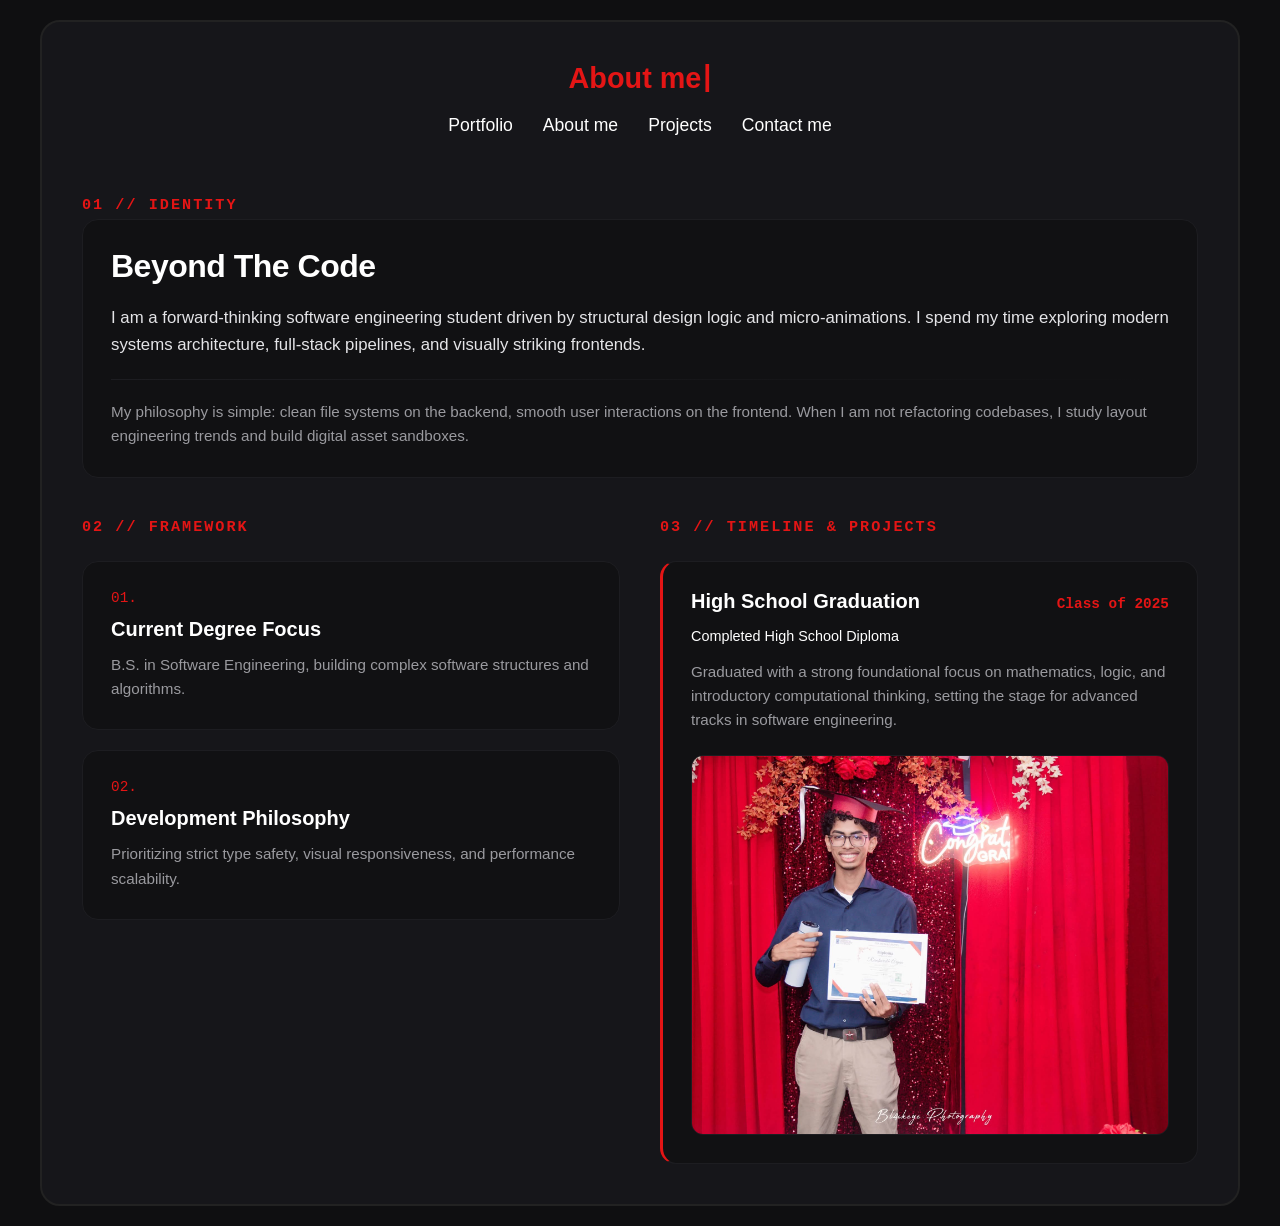
<file: pages/about.html>
<!DOCTYPE html>
<html lang="en">
<head>
    <meta charset="UTF-8">
    <meta name="viewport" content="width=device-width, initial-scale=1.0">
    <title>About</title>
    <link rel="stylesheet" href="../css/about.css">
</head>
<body>
    <div class="main-wrapper">
        <div class="secondary-wrapper">
            <nav>
                <div class="logo" id="typing-text"></div>
                <ul class="nav-bar">
                    <li><a href="../index.html">Portfolio</a></li>
                    <li><a href="../pages/about.html">About me</a></li>
                    <li><a href="../pages/project.html">Projects</a></li>
                    <li><a href="../pages/contact.html">Contact me</a></li>
                </ul>
            </nav>
                        <div class="about-container">
                
 <div class="identity-section">
    <div class="section-tag">01 // IDENTITY</div>
    
    <div class="info-card identity-card">
        <h2>Beyond The Code</h2>
        
        <p class="highlight-text">
            I am a forward-thinking software engineering student driven by structural design logic and micro-animations. 
            I spend my time exploring modern systems architecture, full-stack pipelines, and visually striking frontends.
        </p>
        
        <div class="card-divider"></div>
        
        <p class="body-text">
            My philosophy is simple: clean file systems on the backend, smooth user interactions on the frontend. 
            When I am not refactoring codebases, I study layout engineering trends and build digital asset sandboxes.
        </p>
    </div>
</div>

<div class="profile-grid">
    
    <div class="grid-column">
        <div class="section-tag">02 // FRAMEWORK</div>
        
        <div class="info-card">
            <span class="card-number">01.</span>
            <h3>Current Degree Focus</h3>
            <p>B.S. in Software Engineering, building complex software structures and algorithms.</p>
        </div>

        <div class="info-card">
            <span class="card-number">02.</span>
            <h3>Development Philosophy</h3>
            <p>Prioritizing strict type safety, visual responsiveness, and performance scalability.</p>
        </div>
    </div>

    <div class="grid-column">
        <div class="section-tag">03 // TIMELINE & PROJECTS</div>
        
       <div class="info-card timeline-card">
        <div class="card-header-inline">
            <h3>High School Graduation</h3>
         <span class="accent-date">Class of 2025</span>
        </div>
        <p class="sub-institution">Completed High School Diploma</p>
    
        <p class="card-body-text">
          Graduated with a strong foundational focus on mathematics, logic, and introductory computational thinking, setting the stage for advanced tracks in software engineering.
        </p>

            <div class="single-image-container">
                <img class="grad-portrait-img" src="../img/WhatsApp Image 2026-05-18 at 12.04.44 AM.jpeg" alt="High School Graduation">
            </div>

        </div>

        <script src="../js/about.js"></script>
        </div>
    </div>
</body>
</html>
</file>
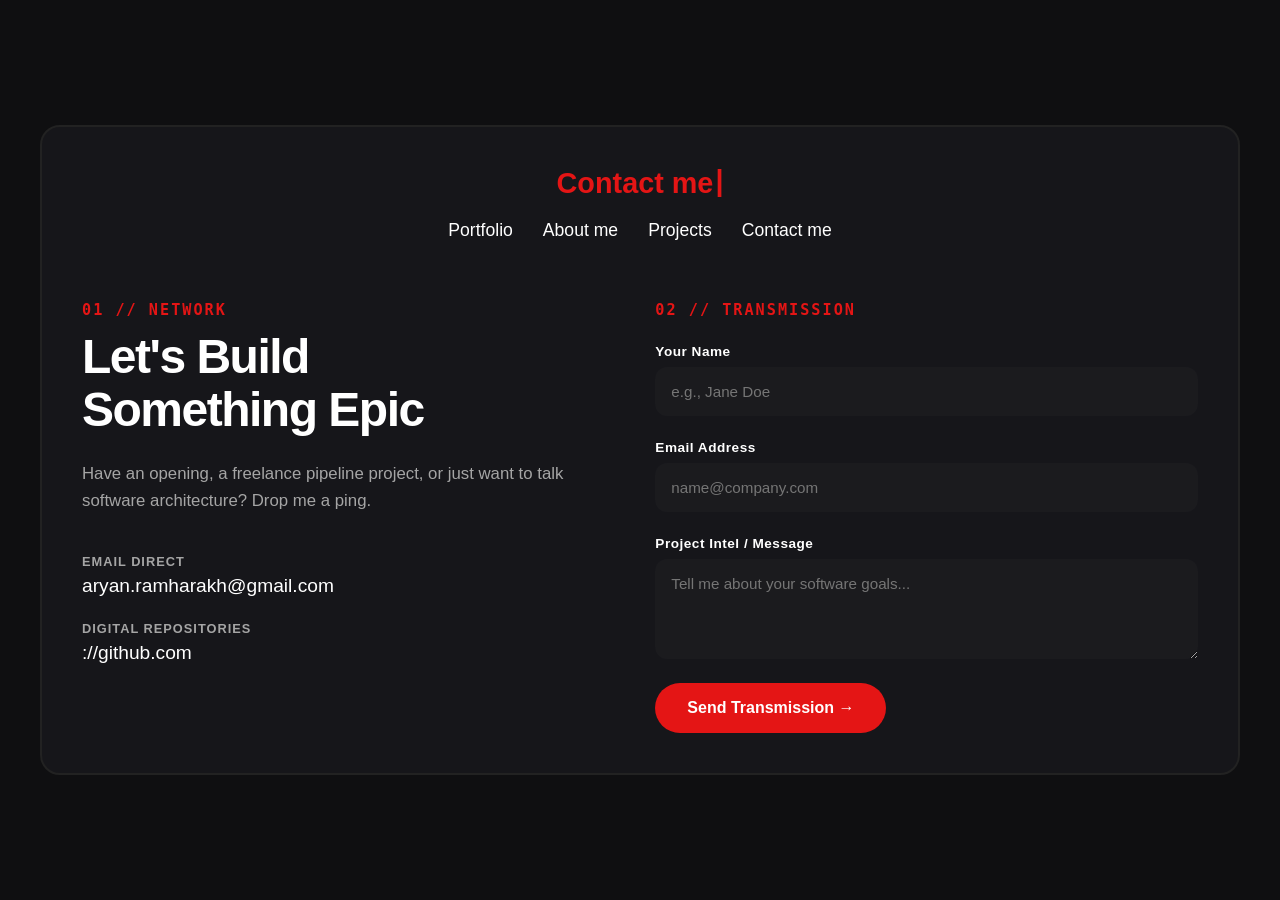
<file: pages/contact.html>
<!DOCTYPE html>
<html lang="en">
<head>
    <meta charset="UTF-8">
    <meta name="viewport" content="width=device-width, initial-scale=1.0">
    <title>Contact me</title>
    <link rel="stylesheet" href="../css/contact.css">
</head>
<body>
        <div class="main-wrapper">
        <div class="secondary-wrapper">
            <nav>
                <div id="typing-text" class="logo"></div>
                <ul class="nav-bar">
                    <li><a href="../index.html">Portfolio</a></li>
                    <li><a href="../pages/about.html">About me</a></li>
                    <li><a href="../pages/project.html">Projects</a></li>
                    <li><a href="../pages/contact.html">Contact me</a></li>
                    
                </ul>
            </nav>

            <div class="contact-container">
                
                <!-- Left Details Grid Column -->
                <div class="contact-info">
                    <p class="section-tag">01 // Network</p>
                    <h2 class="contact-title">Let's Build<br>Something <span class="orange">Epic</span></h2>
                    <p class="contact-subtitle">Have an opening, a freelance pipeline project, or just want to talk software architecture? Drop me a ping.</p>
                    
                    <div class="direct-links">
                        <div class="info-item">
                            <span>Email Direct</span>
                            <a href="mailto:aryan.ramharakh@gmail.com">aryan.ramharakh@gmail.com</a>
                        </div>
                        <div class="info-item">
                            <span>Digital Repositories</span>
                            <a href="https://github.com" target="_blank">://github.com</a>
                        </div>
                    </div>
                </div>

                <!-- Right Form Console Grid Column -->
                <div class="contact-form-wrapper">
                    <p class="section-tag">02 // Transmission</p>
                    <form class="contact-form" action="#" method="POST">
                        <div class="form-group">
                            <label for="user-name">Your Name</label>
                            <input type="text" id="user-name" required placeholder="e.g., Jane Doe">
                        </div>

                        <div class="form-group">
                            <label for="user-email">Email Address</label>
                            <input type="email" id="user-email" required placeholder="name@company.com">
                        </div>

                        <div class="form-group">
                            <label for="user-msg">Project Intel / Message</label>
                            <textarea id="user-msg" rows="4" required placeholder="Tell me about your software goals..."></textarea>
                        </div>

                        <button type="submit" class="submit-btn">Send Transmission &rarr;</button>
                    </form>
                </div>

            </div> <!-- End contact-container -->
        </div>
        </div>
          

            <script src="../js/contact.js"></script>
</body>
</html>
</file>
<file: css/about.css>
/* Maintain your theme colors */
:root {
  --bg-dark: #0f0f11;
  --card-dark: #16161a;
  --primary-red: #e41515;
  --text-white: #ffffff;
  --text-muted: #a5a5a5;
}

* {
  margin: 0;
  padding: 0;
  box-sizing: border-box;
}

body {
  background-color: var(--bg-dark);
  font-family: Arial, sans-serif;
  color: var(--text-white);
}

.main-wrapper {
  display: flex;
  justify-content: center;
  align-items: center;
  min-height: 100vh;
  padding: 20px;
}

.secondary-wrapper {
  background-color: var(--card-dark);
  border: 2px solid #222;
  border-radius: 20px;
  width: 100%;
  max-width: 1200px;
  padding: 40px;
}

nav {
  display: flex;
  flex-direction: column;
  align-items: center;
  width: 100%;
  margin-bottom: 60px; 
}


nav .logo {
  color: var(--primary-red);
  font-size: 1.8rem;
  font-weight: bold;
  margin-bottom: 20px;
}


nav .nav-bar {
  display: flex;
  justify-content: center;
  align-items: center;
  list-style: none;
  gap: 30px; /
}

nav .nav-bar a {
  color: var(--text-white);
  text-decoration: none;
  font-size: 1.1rem;
  transition: color 0.2s ease;
}

nav .nav-bar a:hover {
  color: var(--primary-red);
}

.image-swapper-container {
    position: relative;
    width: 100%;
    height: 220px; /* Adjust height to fit your card aesthetic */
    margin-top: 20px;
    border-radius: 12px;
    overflow: hidden;
    background: #16161a;
    border: 1px solid #1d1d21;
}

/* Container framework for a single image */
.single-image-container {
    width: 100%;
    height: 380px; /* Increased height to beautifully accommodate a portrait photo */
    margin-top: 22px;
    border-radius: 12px;
    overflow: hidden;
    background: #16161a;
    border: 1px solid #1d1d21;
}

/* Photo adjustments for portrait framing */
.grad-portrait-img {
    width: 100%;
    height: 100%;
    object-fit: cover; /* Keeps aspect ratio intact */
    object-position: center 15%; /* Intelligently frames upper bodies and faces */
    transition: transform 0.5s cubic-bezier(0.25, 0.8, 0.25, 1);
}

/* Micro-interaction zoom matching the rest of your site */
.single-image-container:hover .grad-portrait-img {
    transform: scale(1.03);
}

/* Micro-zoom interactive effect on hover */
.image-swapper-container:hover .swap-img {
    transform: scale(1.03);
}

/* Card Customization for Identity */
.identity-card {
    display: flex;
    flex-direction: column;
    gap: 16px;
    height: calc(100% - 35px); /* Forces card to visually stretch and align cleanly if inside a grid */
}

/* Make the title match the clean, sharp style */
.identity-card h2 {
    color: #ffffff;
    font-size: 2rem;
    margin: 0 0 4px 0;
    font-weight: 700;
    letter-spacing: -0.5px;
}

/* First paragraph gets slightly higher contrast to draw the eye */
.identity-card .highlight-text {
    color: #e4e4e7;
    font-size: 1.05rem;
    line-height: 1.6;
    margin: 0;
}

/* Sleek subtle divider line inside the card */
.card-divider {
    height: 1px;
    background: linear-gradient(to right, #1d1d21, rgba(29, 29, 33, 0));
    margin: 4px 0;
}

/* Second paragraph matches standard card text description */
.identity-card .body-text {
    color: #9a9a9f;
    font-size: 0.95rem;
    line-height: 1.6;
    margin: 0;
}

/* Core Layout Container */
.profile-grid {
    display: grid;
    grid-template-columns: 1fr 1fr;
    gap: 40px;
    margin-top: 40px;
}

/* Ensure column elements stack cleanly */
.grid-column {
    display: flex;
    flex-direction: column;
    gap: 20px;
}

.section-tag {
    color: var(--primary-red); /* Your primary red */
    font-family: monospace;
    font-size: 0.95rem;
    letter-spacing: 2px;
    text-transform: uppercase;
    margin-bottom: 5px;
    font-weight: 600;
}

/* Base Card Styling - Unifies all cards */
.info-card {
    background: #111113; /* Deep solid dark gray matching your design */
    border: 1px solid #1d1d21; /* Ultra-subtle border for crisp definition */
    border-radius: 16px;
    padding: 28px;
    transition: transform 0.3s cubic-bezier(0.25, 0.8, 0.25, 1), 
                border-color 0.3s ease;
}

.info-card:hover {
    transform: translateY(-4px);
    border-color: #ff3333; /* Subtle glow effect on hover */
}

/* Card Elements */
.card-number {
    color: var(--primary-red);
    font-family: monospace;
    font-size: 0.9rem;
    display: block;
    margin-bottom: 12px;
}

.info-card h3 {
    color: #ffffff;
    font-size: 1.25rem;
    margin: 0 0 12px 0;
    font-weight: 600;
}

.info-card p {
    color: #9a9a9f;
    font-size: 0.95rem;
    line-height: 1.6;
    margin: 0;
}

/* Timeline Customizations */
.timeline-card {
    border-left: 3px solid var(--primary-red); /* Keep your signature red accent line */
}

.card-header-inline {
    display: flex;
    justify-content: space-between;
    align-items: baseline;
    flex-wrap: wrap;
    gap: 10px;
}

.accent-date {
    color: var(--primary-red);
    font-family: monospace;
    font-weight: bold;
    font-size: 0.9rem;
}

.sub-institution {
    color: #ffffff !important;
    font-size: 0.9rem !important;
    font-weight: 500;
    margin-bottom: 12px !important;
}

/* Project Card & Image Styling */
.project-card {
    padding: 0; /* Clear padding to let image bleed to edges */
    overflow: hidden;
}

.project-image-wrapper {
    width: 100%;
    height: 180px;
    overflow: hidden;
    background: #1a1a1e;
    border-bottom: 1px solid #1d1d21;
}

.project-image-wrapper img {
    width: 100%;
    height: 100%;
    object-fit: cover;
    transition: transform 0.5s ease;
}

.project-card:hover .project-image-wrapper img {
    transform: scale(1.04); /* Smooth micro-zoom when hovering the card */
}

.project-meta {
    padding: 24px;
}

/* Responsive Handling for Tablet/Mobile */
@media (max-width: 900px) {
    .profile-grid {
        grid-template-columns: 1fr; /* Stacks vertically into a beautiful single column */
        gap: 30px;
    }
}

::-webkit-scrollbar {
  width: 10px;
}

::-webkit-scrollbar-track {
  background: #121212;
}

::-webkit-scrollbar-thumb {
  background: #d92323;
  border-radius: 10px;
  border: 2px solid #121212;/
}

/* 4. Thumb hover effect */
::-webkit-scrollbar-thumb:hover {
  background: #d92323;
}


#typing-text::after {
  content: "|";
  color: var(--primary-red, #d92323);;
  margin-left: 2px;
  display: inline-block;
  animation: blinkCursor 1s step-end infinite;

  vertical-align: 0.08em;
  line-height: 1;
}

@keyframes blinkCursor {
  from, to { color: transparent }
  50% { color: var(--brand-orange, #d92323) }
}
</file>
<file: css/contact.css>
/* Maintain your theme colors */
:root {
  --bg-dark: #0f0f11;
  --card-dark: #16161a;
  --primary-red: #e41515;
  --text-white: #ffffff;
  --text-muted: #a5a5a5;
}

* {
  margin: 0;
  padding: 0;
  box-sizing: border-box;
}

body {
  background-color: var(--bg-dark);
  font-family: Arial, sans-serif;
  color: var(--text-white);
}

.main-wrapper {
  display: flex;
  justify-content: center;
  align-items: center;
  min-height: 100vh;
  padding: 20px;
}

.secondary-wrapper {
  background-color: var(--card-dark);
  border: 2px solid #222;
  border-radius: 20px;
  width: 100%;
  max-width: 1200px;
  padding: 40px;
}

nav {
  display: flex;
  flex-direction: column;
  align-items: center;
  width: 100%;
  margin-bottom: 60px; 
}


nav .logo {
  color: var(--primary-red);
  font-size: 1.8rem;
  font-weight: bold;
  margin-bottom: 20px;
}


nav .nav-bar {
  display: flex;
  justify-content: center;
  align-items: center;
  list-style: none;
  gap: 30px; /
}

nav .nav-bar a {
  color: var(--text-white);
  text-decoration: none;
  font-size: 1.1rem;
  transition: color 0.2s ease;
}

nav .nav-bar a:hover {
  color: var(--primary-red);
}

.section-tag {
 color: var(--primary-red); /* Your primary red */
    font-family: monospace;
    font-size: 0.95rem;
    letter-spacing: 2px;
    text-transform: uppercase;
    margin-bottom: 5px;
    font-weight: 600;
  letter-spacing: 2px;
  margin-bottom: 12px;
}

.about {
    font-size: 2.5rem;
    margin-bottom: 20px;
    font-weight: 400;
    color: var(--primary-red);
}
.me{
    font-size: 2.5rem;
    margin-bottom: 20px;
    font-weight: 400;
    color: var(--text-white);
}

.contact-container {
  display: grid;
  grid-template-columns: 1fr 1.1fr;
  gap: 80px;
  align-items: flex-start;
  margin-top: 20px;
}

.contact-title {
  font-size: 3rem;
  font-weight: 800;
  line-height: 1.1;
  letter-spacing: -1.5px;
  margin-bottom: 24px;
}

.contact-subtitle {
  color: var(--text-muted);
  font-size: 1.05rem;
  line-height: 1.6;
  margin-bottom: 40px;
}

/* Info Channel Cards */
.direct-links {
  display: flex;
  flex-direction: column;
  gap: 24px;
}

.info-item {
  display: flex;
  flex-direction: column;
  gap: 6px;
}

.info-item span {
  font-size: 0.8rem;
  font-weight: 600;
  color: var(--text-muted);
  text-transform: uppercase;
  letter-spacing: 1px;
}

.info-item a {
  color: var(--text-primary);
  text-decoration: none;
  font-size: 1.2rem;
  font-weight: 500;
  display: inline-block;
  transition: var(--transition-smooth);
}

.info-item a:hover {
  color: var(--primary-red);
  transform: translateX(4px);
}

/* Interactive Input Console Grid Form */
.contact-form {
  display: flex;
  flex-direction: column;
  gap: 24px;
  margin-top: 25px;
}

.form-group {
  display: flex;
  flex-direction: column;
  gap: 8px;
}

.form-group label {
  font-size: 0.85rem;
  font-weight: 600;
  color: var(--text-primary);
  letter-spacing: 0.5px;
}

/* Universal Text field overrides */
.form-group input,
.form-group textarea {
  width: 100%;
  background: rgba(255, 255, 255, 0.02);
  border: 1px solid var(--border-glow);
  border-radius: 12px;
  padding: 16px;
  color: var(--text-primary);
  font-family: inherit;
  font-size: 0.95rem;
  transition: var(--transition-smooth);
}

/* Subtle orange highlight ring when user focuses an input line */
.form-group input:focus,
.form-group textarea:focus {
  outline: none;
  border-color: var(--primary-red);
  background: rgba(217, 35, 35, 0.02);
  box-shadow: 0 0 15px rgba(var(--primary-red-rgb), 0.1);
}

/* Fixes default system resize dragging to preserve page layout stability */
.form-group textarea {
  resize: vertical;
}

/* Solid Action Dispatcher Button Block */
.submit-btn {
  background: var(--primary-red);
  color: var(--text-primary);
  border: none;
  border-radius: 100px;
  padding: 16px 32px;
  font-size: 1rem;
  font-weight: 600;
  cursor: pointer;
  align-self: flex-start;
  box-shadow: 0 10px 25px rgba(var(--primary-red-rgb), 0.2);
  transition: var(--transition-smooth);
}

.submit-btn:hover {
  transform: translateY(-3px);
  box-shadow: 0 15px 30px rgba(var(--brand-orange-rgb), 0.4);
}

/* ==========================================================================
   CONTACT MEDIA QUERIES (Mobile Breakpoint Restructuring)
   ========================================================================== */
@media (max-width: 968px) {
  .contact-container {
    grid-template-columns: 1fr;
    gap: 50px;
  }
  
  .contact-title {
    font-size: 2.4rem;
  }
  
  .submit-btn {
    width: 100%; /* Spans full horizontal bounds cleanly on compact smartphones */
    text-align: center;
  }
}


::-webkit-scrollbar {
  width: 10px;
}

::-webkit-scrollbar-track {
  background: #121212;
}

::-webkit-scrollbar-thumb {
  background: var(--primary-red);
  border-radius: 10px;
  border: 2px solid #121212;/
}

/* 4. Thumb hover effect */
::-webkit-scrollbar-thumb:hover {
  background: var(--primary-red);
}


/* Custom blinking terminal cursor effect */
#typing-text::after {
  content: "|";
  color: var(--primary-red);;
  margin-left: 2px;
  display: inline-block;
  animation: blinkCursor 1s step-end infinite;

  vertical-align: 0.08em;
  line-height: 1;
}

@keyframes blinkCursor {
  from, to { color: transparent }
  50% { color: var(--primary-red, #e41515) }
}
</file>
